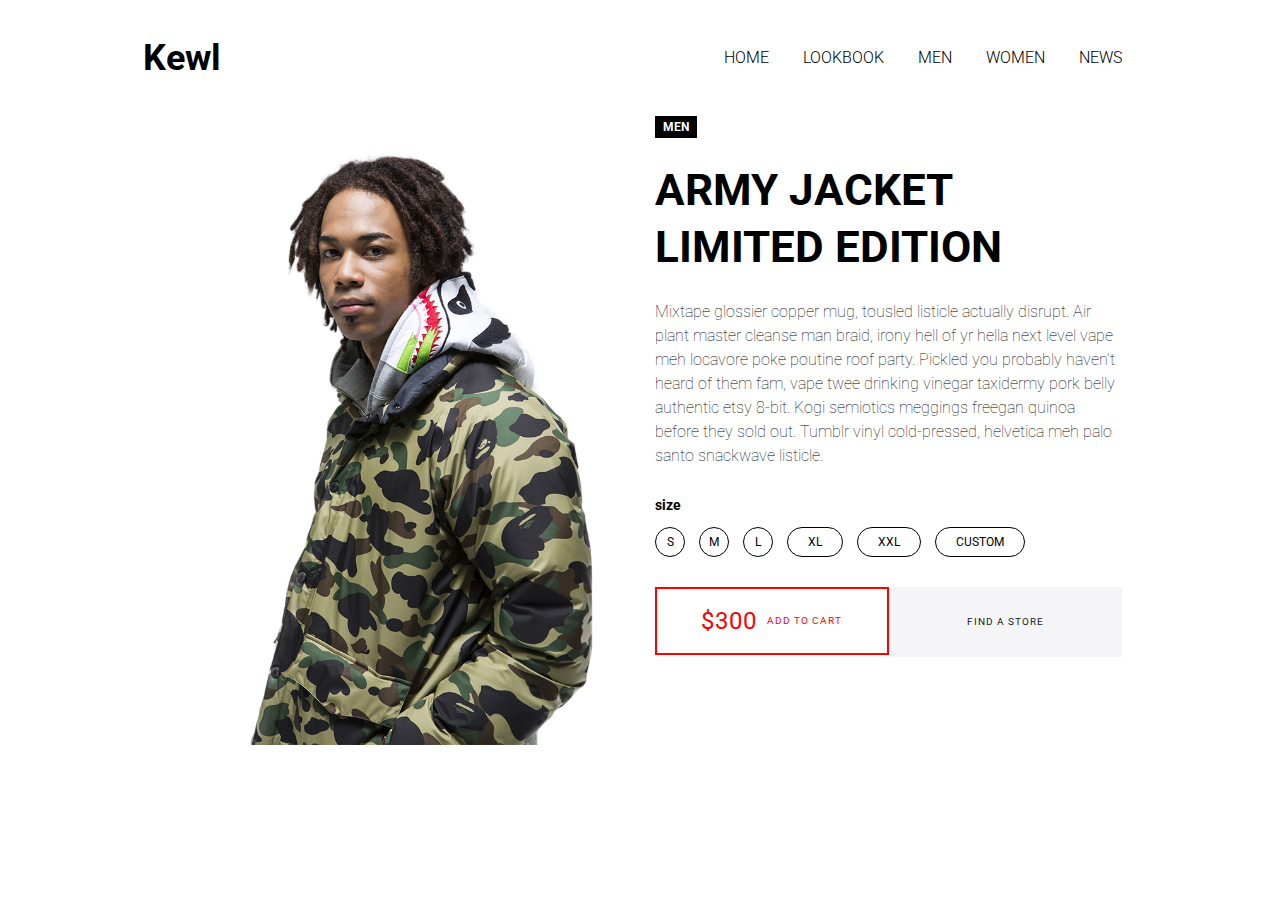
<file: index.html>
<!DOCTYPE html>
<html>

<head>
    <meta charset="utf-8">
   <meta name="viewport" content="width=device-width, initial-scale=1">
    <title>Kewl</title>
    <link href="https://fonts.googleapis.com/css?family=Roboto:400,500,700" rel="stylesheet">
    <link href="index.css" rel="stylesheet" type="text/css">
    <link href="reset.css" rel="stylesheet" type="text/css">
    <link rel="stylesheet" href = "grid/grid12.css">

</head>

<body>
    <div class = "color"></div>
    <div class= "container">
    <header id="header">
        <div class="logo">
            Kewl
        </div>
        <div class="menu">
            <ul>
                <a href="index.html">
                    <li>Home</li>
                </a>
                <a href="lookbook.html">
                    <li>Lookbook</li>
                </a>
                <a href="lookbook.html">
                    <li>Men</li>
                </a>
                <a href="lookbook.html">
                    <li>Women</li>
                </a>
                <a href="lookbook.html">
                    <li>News</li>
                </a>

            </ul>
        </div>

    </header>

    <section id="content-area">
        <div class=" col-md-6 model">
            <img src="img/bape2.png">

        </div>
        
        
        <div class=" col-md-6 info">
            <div class="insider">
                <h5>Men</h5>
                <h1> ARMY JACKET<br>LIMITED EDITION</h1>
                <p>Mixtape glossier copper mug, tousled listicle actually disrupt. Air plant master cleanse man braid, irony hell of yr hella next level vape meh locavore poke poutine roof party. Pickled you probably haven't heard of them fam, vape twee drinking vinegar taxidermy pork belly authentic etsy 8-bit. Kogi semiotics meggings freegan quinoa before they sold out. Tumblr vinyl cold-pressed, helvetica meh palo santo snackwave listicle. </p>
                <div class="size">
                    <div class="title">
                        size
                    </div>
                    <ul class="sizes">
                        <li class="circle">S </li>
                        <li class="circle">M </li>
                        <li class="circle">L </li>
                        <li class="semi-circle">XL </li>
                        <li class="semi-circle">XXL</li>
                        <li class="semi-circle">CUSTOM </li>
                    </ul>
                </div>
                <div class="action-btns">
                    <a class=" col-md-6 red-hollow-btn">
                    <span class = " price">
                    $300
                    </span>
                    Add to cart
                </a>
                    <a class=" col-md-6 lightgrey-btn">
                    Find a store
                </a>
                </div>
            </div>
        </div>
    </section>
</div>









</body>

</html>
</file>
<file: index.css>
*{
    -webkit-box-sizing:border-box;
    box-sizing:border-box;

/*    overflow: hidden;*/
    
   
}

body{

   
    
}



.container{
    max-width:80%;
    margin: 0 auto;
    

}
#header{
    padding: 40px 0;
}

#header .logo{
    position:relative;
    font-weight: 700;
    font-size:36px;
    display:inline-block;
   
    z-index:600;
}

.menu {
    display:inline-block;
    float:right;
}

.menu a{
    font-size: 16px;
    font-weight: 300;
    text-decoration:none;
    text-transform: uppercase;
     color:black;
}

.menu a:hover{
    color:red;
}

.menu a li{
    padding:10px 15px;
    display:inline-block;
   
    
}

#content-area .insider{
    max-width: 490px;
}

#content-area .model{
    display:inline-block;
    float:left;
   
    text-align:center;
    
}

#content-area .model img{
    position:relative;
    
    width:100%;
    
    z-index:700;
}

#content-area .info{
    float:left;
    display:inline-block;
  
}

#content-area .info h1{
    font-size:44px;
    font-weight: 700;
    color: #000;
    line-height: 1.3;
    margin: 24px 0;
}

#content-area .info p{
    font-weight: 100;
    line-height: 1.5;
    margin-bottom: 30px;
}

#content-area .info h5{
    background: black;
    text-transform: uppercase;
    font-size: 12px;
    display:inline-block;
    font-weight:700;
    color:#fff;
    padding: 5px 8px;
}

.size{
    margin-bottom:30px;
}
.size .title{
    font-size: 14px;
    font-weight: 700;
    margin-bottom:15px;
}

.size .sizes li{
    border-radius: 50%;
    display:inline-block;
    border: 1px solid #000;
    font-size:12px;
    display:-webkit-inline-box;
    display:-ms-inline-flexbox;
    display:inline-flex;
    -webkit-box-align: center;
    -ms-flex-align: center;
    align-items: center;
    -webkit-box-pack: center;
    -ms-flex-pack: center;
    justify-content: center;
    margin-right: 10px;
}

.size .sizes li.circle{
    height: 30px;
    width:30px;
     padding: 10px 0;
}

.size .sizes li.semi-circle{
 height: 30px;
 padding: 10px 20px;
 border-radius: 30px;
}
#content-area .action-btns .red-hollow-btn{
   border: 2px solid red; 
   display:inline-block;
   padding: 20px;
   color:red;
   display:-webkit-inline-box;
   display:-ms-inline-flexbox;
   display:inline-flex;
   -webkit-box-align: center;
   -ms-flex-align: center;
   align-items: center;
   -webkit-box-pack: center;
   -ms-flex-pack: center;
   justify-content: center;
    text-transform: uppercase;
    font-size: 10px;
    letter-spacing: 1px;
/*    min-width: 49%;*/
}

#content-area .action-btns .red-hollow-btn .price{
    font-size: 24px;
    margin-right: 10px;
}

#content-area .action-btns .lightgrey-btn{
    background: #F5F5F7;
   display:inline-block;
   padding: 30px;
   color: #1b1b1b;
   display:-webkit-inline-box;
   display:-ms-inline-flexbox;
   display:inline-flex;
   -webkit-box-align: center;
   -ms-flex-align: center;
   align-items: center;
   -webkit-box-pack: center;
   -ms-flex-pack: center;
   justify-content: center;
    text-transform: uppercase;
    font-size: 10px;
    letter-spacing: 1px;
/*    max-height: 30px;*/
    position:relative;
/*    top:-5px;*/
   
}
</file>
<file: grid/grid12.css>
@-ms-viewport {
  width: device-width;
}
.visible-xs,
.visible-sm,
.visible-md,
.visible-lg {
  display: none !important;
}
.visible-xs-block,
.visible-xs-inline,
.visible-xs-inline-block,
.visible-sm-block,
.visible-sm-inline,
.visible-sm-inline-block,
.visible-md-block,
.visible-md-inline,
.visible-md-inline-block,
.visible-lg-block,
.visible-lg-inline,
.visible-lg-inline-block {
  display: none !important;
}
@media (max-width: 767px) {
  .visible-xs {
    display: block !important;
  }
  table.visible-xs {
    display: table;
  }
  tr.visible-xs {
    display: table-row !important;
  }
  th.visible-xs,
  td.visible-xs {
    display: table-cell !important;
  }
}
@media (max-width: 767px) {
  .visible-xs-block {
    display: block !important;
  }
}
@media (max-width: 767px) {
  .visible-xs-inline {
    display: inline !important;
  }
}
@media (max-width: 767px) {
  .visible-xs-inline-block {
    display: inline-block !important;
  }
}
@media (min-width: 768px) and (max-width: 991px) {
  .visible-sm {
    display: block !important;
  }
  table.visible-sm {
    display: table;
  }
  tr.visible-sm {
    display: table-row !important;
  }
  th.visible-sm,
  td.visible-sm {
    display: table-cell !important;
  }
}
@media (min-width: 768px) and (max-width: 991px) {
  .visible-sm-block {
    display: block !important;
  }
}
@media (min-width: 768px) and (max-width: 991px) {
  .visible-sm-inline {
    display: inline !important;
  }
}
@media (min-width: 768px) and (max-width: 991px) {
  .visible-sm-inline-block {
    display: inline-block !important;
  }
}
@media (min-width: 992px) and (max-width: 1199px) {
  .visible-md {
    display: block !important;
  }
  table.visible-md {
    display: table;
  }
  tr.visible-md {
    display: table-row !important;
  }
  th.visible-md,
  td.visible-md {
    display: table-cell !important;
  }
}
@media (min-width: 992px) and (max-width: 1199px) {
  .visible-md-block {
    display: block !important;
  }
}
@media (min-width: 992px) and (max-width: 1199px) {
  .visible-md-inline {
    display: inline !important;
  }
}
@media (min-width: 992px) and (max-width: 1199px) {
  .visible-md-inline-block {
    display: inline-block !important;
  }
}
@media (min-width: 1200px) {
  .visible-lg {
    display: block !important;
  }
  table.visible-lg {
    display: table;
  }
  tr.visible-lg {
    display: table-row !important;
  }
  th.visible-lg,
  td.visible-lg {
    display: table-cell !important;
  }
}
@media (min-width: 1200px) {
  .visible-lg-block {
    display: block !important;
  }
}
@media (min-width: 1200px) {
  .visible-lg-inline {
    display: inline !important;
  }
}
@media (min-width: 1200px) {
  .visible-lg-inline-block {
    display: inline-block !important;
  }
}
@media (max-width: 767px) {
  .hidden-xs {
    display: none !important;
  }
}
@media (min-width: 768px) and (max-width: 991px) {
  .hidden-sm {
    display: none !important;
  }
}
@media (min-width: 992px) and (max-width: 1199px) {
  .hidden-md {
    display: none !important;
  }
}
@media (min-width: 1200px) {
  .hidden-lg {
    display: none !important;
  }
}
.visible-print {
  display: none !important;
}
@media print {
  .visible-print {
    display: block !important;
  }
  table.visible-print {
    display: table;
  }
  tr.visible-print {
    display: table-row !important;
  }
  th.visible-print,
  td.visible-print {
    display: table-cell !important;
  }
}
.visible-print-block {
  display: none !important;
}
@media print {
  .visible-print-block {
    display: block !important;
  }
}
.visible-print-inline {
  display: none !important;
}
@media print {
  .visible-print-inline {
    display: inline !important;
  }
}
.visible-print-inline-block {
  display: none !important;
}
@media print {
  .visible-print-inline-block {
    display: inline-block !important;
  }
}
@media print {
  .hidden-print {
    display: none !important;
  }
}
.container {
  margin-right: auto;
  margin-left: auto;
  padding-left: 15px;
  padding-right: 15px;
}
@media (min-width: 768px) {
  .container {
    width: 750px;
  }
}
@media (min-width: 992px) {
  .container {
    width: 970px;
  }
}
@media (min-width: 1200px) {
  .container {
    width: 1170px;
  }
}
.container-fluid {
  margin-right: auto;
  margin-left: auto;
  padding-left: 15px;
  padding-right: 15px;
}
.row {
  margin-left: -15px;
  margin-right: -15px;
}
.col, .col-xs-1, .col-sm-1, .col-md-1, .col-lg-1, .col-xs-2, .col-sm-2, .col-md-2, .col-lg-2, .col-xs-3, .col-sm-3, .col-md-3, .col-lg-3, .col-xs-4, .col-sm-4, .col-md-4, .col-lg-4, .col-xs-5, .col-sm-5, .col-md-5, .col-lg-5, .col-xs-6, .col-sm-6, .col-md-6, .col-lg-6, .col-xs-7, .col-sm-7, .col-md-7, .col-lg-7, .col-xs-8, .col-sm-8, .col-md-8, .col-lg-8, .col-xs-9, .col-sm-9, .col-md-9, .col-lg-9, .col-xs-10, .col-sm-10, .col-md-10, .col-lg-10, .col-xs-11, .col-sm-11, .col-md-11, .col-lg-11, .col-xs-12, .col-sm-12, .col-md-12, .col-lg-12 {
  position: relative;
  min-height: 1px;
  padding-left: 15px;
  padding-right: 15px;
}
.col, .col-xs-1, .col-xs-2, .col-xs-3, .col-xs-4, .col-xs-5, .col-xs-6, .col-xs-7, .col-xs-8, .col-xs-9, .col-xs-10, .col-xs-11, .col-xs-12 {
  float: left;
}
.col-xs-12 {
  width: 100%;
}
.col-xs-11 {
  width: 91.66666667%;
}
.col-xs-10 {
  width: 83.33333333%;
}
.col-xs-9 {
  width: 75%;
}
.col-xs-8 {
  width: 66.66666667%;
}
.col-xs-7 {
  width: 58.33333333%;
}
.col-xs-6 {
  width: 50%;
}
.col-xs-5 {
  width: 41.66666667%;
}
.col-xs-4 {
  width: 33.33333333%;
}
.col-xs-3 {
  width: 25%;
}
.col-xs-2 {
  width: 16.66666667%;
}
.col-xs-1 {
  width: 8.33333333%;
}
.col-xs-pull-12 {
  right: 100%;
}
.col-xs-pull-11 {
  right: 91.66666667%;
}
.col-xs-pull-10 {
  right: 83.33333333%;
}
.col-xs-pull-9 {
  right: 75%;
}
.col-xs-pull-8 {
  right: 66.66666667%;
}
.col-xs-pull-7 {
  right: 58.33333333%;
}
.col-xs-pull-6 {
  right: 50%;
}
.col-xs-pull-5 {
  right: 41.66666667%;
}
.col-xs-pull-4 {
  right: 33.33333333%;
}
.col-xs-pull-3 {
  right: 25%;
}
.col-xs-pull-2 {
  right: 16.66666667%;
}
.col-xs-pull-1 {
  right: 8.33333333%;
}
.col-xs-pull-0 {
  right: auto;
}
.col-xs-push-12 {
  left: 100%;
}
.col-xs-push-11 {
  left: 91.66666667%;
}
.col-xs-push-10 {
  left: 83.33333333%;
}
.col-xs-push-9 {
  left: 75%;
}
.col-xs-push-8 {
  left: 66.66666667%;
}
.col-xs-push-7 {
  left: 58.33333333%;
}
.col-xs-push-6 {
  left: 50%;
}
.col-xs-push-5 {
  left: 41.66666667%;
}
.col-xs-push-4 {
  left: 33.33333333%;
}
.col-xs-push-3 {
  left: 25%;
}
.col-xs-push-2 {
  left: 16.66666667%;
}
.col-xs-push-1 {
  left: 8.33333333%;
}
.col-xs-push-0 {
  left: auto;
}
.col-xs-offset-12 {
  margin-left: 100%;
}
.col-xs-offset-11 {
  margin-left: 91.66666667%;
}
.col-xs-offset-10 {
  margin-left: 83.33333333%;
}
.col-xs-offset-9 {
  margin-left: 75%;
}
.col-xs-offset-8 {
  margin-left: 66.66666667%;
}
.col-xs-offset-7 {
  margin-left: 58.33333333%;
}
.col-xs-offset-6 {
  margin-left: 50%;
}
.col-xs-offset-5 {
  margin-left: 41.66666667%;
}
.col-xs-offset-4 {
  margin-left: 33.33333333%;
}
.col-xs-offset-3 {
  margin-left: 25%;
}
.col-xs-offset-2 {
  margin-left: 16.66666667%;
}
.col-xs-offset-1 {
  margin-left: 8.33333333%;
}
.col-xs-offset-0 {
  margin-left: 0%;
}
@media (min-width: 768px) {
  .col, .col-sm-1, .col-sm-2, .col-sm-3, .col-sm-4, .col-sm-5, .col-sm-6, .col-sm-7, .col-sm-8, .col-sm-9, .col-sm-10, .col-sm-11, .col-sm-12 {
    float: left;
  }
  .col-sm-12 {
    width: 100%;
  }
  .col-sm-11 {
    width: 91.66666667%;
  }
  .col-sm-10 {
    width: 83.33333333%;
  }
  .col-sm-9 {
    width: 75%;
  }
  .col-sm-8 {
    width: 66.66666667%;
  }
  .col-sm-7 {
    width: 58.33333333%;
  }
  .col-sm-6 {
    width: 50%;
  }
  .col-sm-5 {
    width: 41.66666667%;
  }
  .col-sm-4 {
    width: 33.33333333%;
  }
  .col-sm-3 {
    width: 25%;
  }
  .col-sm-2 {
    width: 16.66666667%;
  }
  .col-sm-1 {
    width: 8.33333333%;
  }
  .col-sm-pull-12 {
    right: 100%;
  }
  .col-sm-pull-11 {
    right: 91.66666667%;
  }
  .col-sm-pull-10 {
    right: 83.33333333%;
  }
  .col-sm-pull-9 {
    right: 75%;
  }
  .col-sm-pull-8 {
    right: 66.66666667%;
  }
  .col-sm-pull-7 {
    right: 58.33333333%;
  }
  .col-sm-pull-6 {
    right: 50%;
  }
  .col-sm-pull-5 {
    right: 41.66666667%;
  }
  .col-sm-pull-4 {
    right: 33.33333333%;
  }
  .col-sm-pull-3 {
    right: 25%;
  }
  .col-sm-pull-2 {
    right: 16.66666667%;
  }
  .col-sm-pull-1 {
    right: 8.33333333%;
  }
  .col-sm-pull-0 {
    right: auto;
  }
  .col-sm-push-12 {
    left: 100%;
  }
  .col-sm-push-11 {
    left: 91.66666667%;
  }
  .col-sm-push-10 {
    left: 83.33333333%;
  }
  .col-sm-push-9 {
    left: 75%;
  }
  .col-sm-push-8 {
    left: 66.66666667%;
  }
  .col-sm-push-7 {
    left: 58.33333333%;
  }
  .col-sm-push-6 {
    left: 50%;
  }
  .col-sm-push-5 {
    left: 41.66666667%;
  }
  .col-sm-push-4 {
    left: 33.33333333%;
  }
  .col-sm-push-3 {
    left: 25%;
  }
  .col-sm-push-2 {
    left: 16.66666667%;
  }
  .col-sm-push-1 {
    left: 8.33333333%;
  }
  .col-sm-push-0 {
    left: auto;
  }
  .col-sm-offset-12 {
    margin-left: 100%;
  }
  .col-sm-offset-11 {
    margin-left: 91.66666667%;
  }
  .col-sm-offset-10 {
    margin-left: 83.33333333%;
  }
  .col-sm-offset-9 {
    margin-left: 75%;
  }
  .col-sm-offset-8 {
    margin-left: 66.66666667%;
  }
  .col-sm-offset-7 {
    margin-left: 58.33333333%;
  }
  .col-sm-offset-6 {
    margin-left: 50%;
  }
  .col-sm-offset-5 {
    margin-left: 41.66666667%;
  }
  .col-sm-offset-4 {
    margin-left: 33.33333333%;
  }
  .col-sm-offset-3 {
    margin-left: 25%;
  }
  .col-sm-offset-2 {
    margin-left: 16.66666667%;
  }
  .col-sm-offset-1 {
    margin-left: 8.33333333%;
  }
  .col-sm-offset-0 {
    margin-left: 0%;
  }
}
@media (min-width: 992px) {
  .col, .col-md-1, .col-md-2, .col-md-3, .col-md-4, .col-md-5, .col-md-6, .col-md-7, .col-md-8, .col-md-9, .col-md-10, .col-md-11, .col-md-12 {
    float: left;
  }
  .col-md-12 {
    width: 100%;
  }
  .col-md-11 {
    width: 91.66666667%;
  }
  .col-md-10 {
    width: 83.33333333%;
  }
  .col-md-9 {
    width: 75%;
  }
  .col-md-8 {
    width: 66.66666667%;
  }
  .col-md-7 {
    width: 58.33333333%;
  }
  .col-md-6 {
    width: 50%;
  }
  .col-md-5 {
    width: 41.66666667%;
  }
  .col-md-4 {
    width: 33.33333333%;
  }
  .col-md-3 {
    width: 25%;
  }
  .col-md-2 {
    width: 16.66666667%;
  }
  .col-md-1 {
    width: 8.33333333%;
  }
  .col-md-pull-12 {
    right: 100%;
  }
  .col-md-pull-11 {
    right: 91.66666667%;
  }
  .col-md-pull-10 {
    right: 83.33333333%;
  }
  .col-md-pull-9 {
    right: 75%;
  }
  .col-md-pull-8 {
    right: 66.66666667%;
  }
  .col-md-pull-7 {
    right: 58.33333333%;
  }
  .col-md-pull-6 {
    right: 50%;
  }
  .col-md-pull-5 {
    right: 41.66666667%;
  }
  .col-md-pull-4 {
    right: 33.33333333%;
  }
  .col-md-pull-3 {
    right: 25%;
  }
  .col-md-pull-2 {
    right: 16.66666667%;
  }
  .col-md-pull-1 {
    right: 8.33333333%;
  }
  .col-md-pull-0 {
    right: auto;
  }
  .col-md-push-12 {
    left: 100%;
  }
  .col-md-push-11 {
    left: 91.66666667%;
  }
  .col-md-push-10 {
    left: 83.33333333%;
  }
  .col-md-push-9 {
    left: 75%;
  }
  .col-md-push-8 {
    left: 66.66666667%;
  }
  .col-md-push-7 {
    left: 58.33333333%;
  }
  .col-md-push-6 {
    left: 50%;
  }
  .col-md-push-5 {
    left: 41.66666667%;
  }
  .col-md-push-4 {
    left: 33.33333333%;
  }
  .col-md-push-3 {
    left: 25%;
  }
  .col-md-push-2 {
    left: 16.66666667%;
  }
  .col-md-push-1 {
    left: 8.33333333%;
  }
  .col-md-push-0 {
    left: auto;
  }
  .col-md-offset-12 {
    margin-left: 100%;
  }
  .col-md-offset-11 {
    margin-left: 91.66666667%;
  }
  .col-md-offset-10 {
    margin-left: 83.33333333%;
  }
  .col-md-offset-9 {
    margin-left: 75%;
  }
  .col-md-offset-8 {
    margin-left: 66.66666667%;
  }
  .col-md-offset-7 {
    margin-left: 58.33333333%;
  }
  .col-md-offset-6 {
    margin-left: 50%;
  }
  .col-md-offset-5 {
    margin-left: 41.66666667%;
  }
  .col-md-offset-4 {
    margin-left: 33.33333333%;
  }
  .col-md-offset-3 {
    margin-left: 25%;
  }
  .col-md-offset-2 {
    margin-left: 16.66666667%;
  }
  .col-md-offset-1 {
    margin-left: 8.33333333%;
  }
  .col-md-offset-0 {
    margin-left: 0%;
  }
}
@media (min-width: 1200px) {
  .col, .col-lg-1, .col-lg-2, .col-lg-3, .col-lg-4, .col-lg-5, .col-lg-6, .col-lg-7, .col-lg-8, .col-lg-9, .col-lg-10, .col-lg-11, .col-lg-12 {
    float: left;
  }
  .col-lg-12 {
    width: 100%;
  }
  .col-lg-11 {
    width: 91.66666667%;
  }
  .col-lg-10 {
    width: 83.33333333%;
  }
  .col-lg-9 {
    width: 75%;
  }
  .col-lg-8 {
    width: 66.66666667%;
  }
  .col-lg-7 {
    width: 58.33333333%;
  }
  .col-lg-6 {
    width: 50%;
  }
  .col-lg-5 {
    width: 41.66666667%;
  }
  .col-lg-4 {
    width: 33.33333333%;
  }
  .col-lg-3 {
    width: 25%;
  }
  .col-lg-2 {
    width: 16.66666667%;
  }
  .col-lg-1 {
    width: 8.33333333%;
  }
  .col-lg-pull-12 {
    right: 100%;
  }
  .col-lg-pull-11 {
    right: 91.66666667%;
  }
  .col-lg-pull-10 {
    right: 83.33333333%;
  }
  .col-lg-pull-9 {
    right: 75%;
  }
  .col-lg-pull-8 {
    right: 66.66666667%;
  }
  .col-lg-pull-7 {
    right: 58.33333333%;
  }
  .col-lg-pull-6 {
    right: 50%;
  }
  .col-lg-pull-5 {
    right: 41.66666667%;
  }
  .col-lg-pull-4 {
    right: 33.33333333%;
  }
  .col-lg-pull-3 {
    right: 25%;
  }
  .col-lg-pull-2 {
    right: 16.66666667%;
  }
  .col-lg-pull-1 {
    right: 8.33333333%;
  }
  .col-lg-pull-0 {
    right: auto;
  }
  .col-lg-push-12 {
    left: 100%;
  }
  .col-lg-push-11 {
    left: 91.66666667%;
  }
  .col-lg-push-10 {
    left: 83.33333333%;
  }
  .col-lg-push-9 {
    left: 75%;
  }
  .col-lg-push-8 {
    left: 66.66666667%;
  }
  .col-lg-push-7 {
    left: 58.33333333%;
  }
  .col-lg-push-6 {
    left: 50%;
  }
  .col-lg-push-5 {
    left: 41.66666667%;
  }
  .col-lg-push-4 {
    left: 33.33333333%;
  }
  .col-lg-push-3 {
    left: 25%;
  }
  .col-lg-push-2 {
    left: 16.66666667%;
  }
  .col-lg-push-1 {
    left: 8.33333333%;
  }
  .col-lg-push-0 {
    left: auto;
  }
  .col-lg-offset-12 {
    margin-left: 100%;
  }
  .col-lg-offset-11 {
    margin-left: 91.66666667%;
  }
  .col-lg-offset-10 {
    margin-left: 83.33333333%;
  }
  .col-lg-offset-9 {
    margin-left: 75%;
  }
  .col-lg-offset-8 {
    margin-left: 66.66666667%;
  }
  .col-lg-offset-7 {
    margin-left: 58.33333333%;
  }
  .col-lg-offset-6 {
    margin-left: 50%;
  }
  .col-lg-offset-5 {
    margin-left: 41.66666667%;
  }
  .col-lg-offset-4 {
    margin-left: 33.33333333%;
  }
  .col-lg-offset-3 {
    margin-left: 25%;
  }
  .col-lg-offset-2 {
    margin-left: 16.66666667%;
  }
  .col-lg-offset-1 {
    margin-left: 8.33333333%;
  }
  .col-lg-offset-0 {
    margin-left: 0%;
  }
}
.clearfix,
.clearfix:before,
.clearfix:after,
.container:before,
.container:after,
.container-fluid:before,
.container-fluid:after,
.row:before,
.row:after {
  content: " ";
  display: table;
}
.clearfix:after,
.container:after,
.container-fluid:after,
.row:after {
  clear: both;
}
.center-block {
  display: block;
  margin-left: auto;
  margin-right: auto;
}
.pull-right {
  float: right !important;
}
.pull-left {
  float: left !important;
}
*,
*:before,
*:after {
  -webkit-box-sizing: border-box;
  -moz-box-sizing: border-box;
  box-sizing: border-box;
}
</file>
